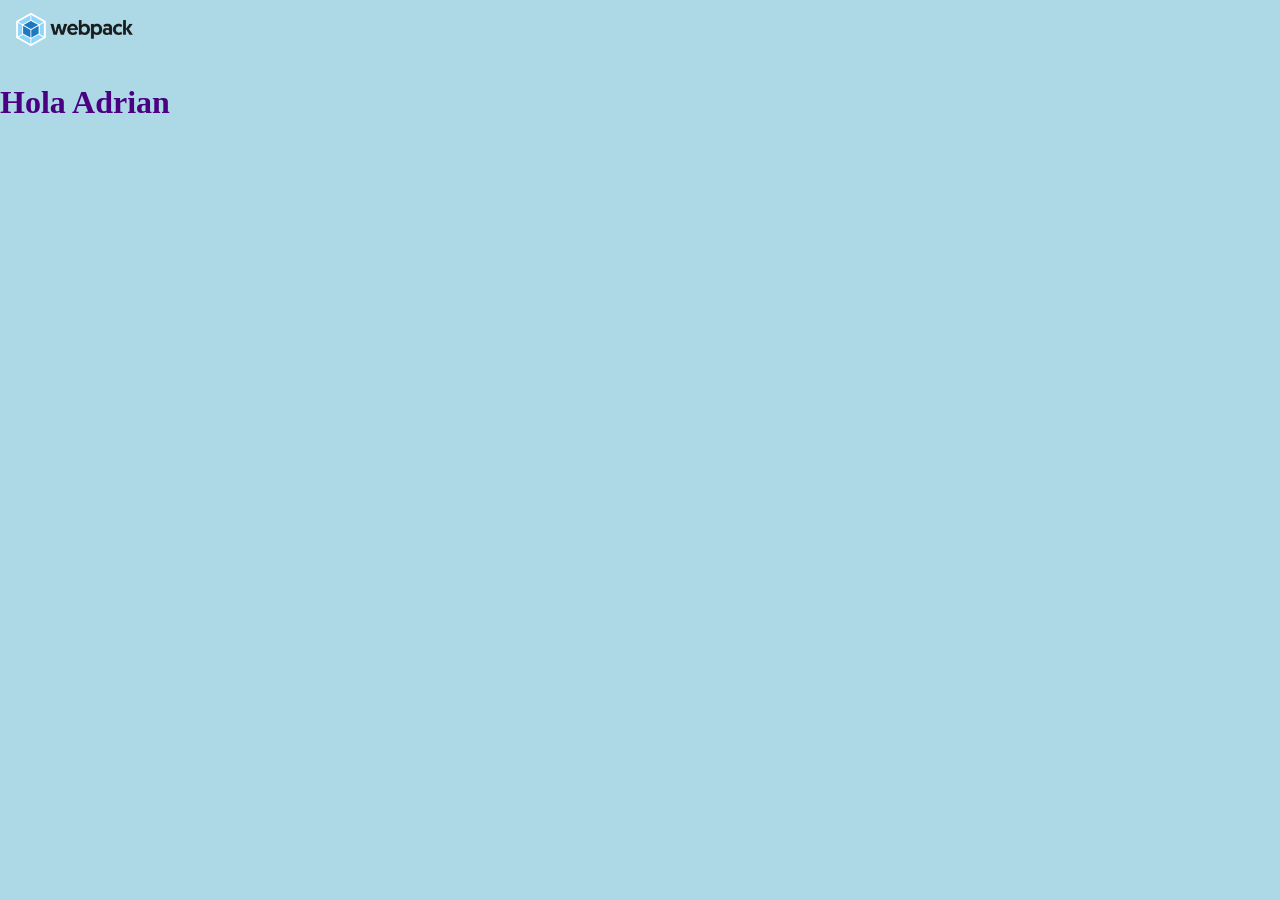
<file: docs/index.html>
<!doctype html><html lang="en"><head><meta charset="UTF-8"><meta http-equiv="X-UA-Compatible" content="IE=edge"><meta name="viewport" content="width=device-width,initial-scale=1"><title>Webpack</title><script defer="defer" src="main.8e16b9711f45a46774a5.js"></script><link href="main.134e8892680855f32383.css" rel="stylesheet"></head><body><img src="assets/img/webpack-logo.png" alt="Webpack logo" srcset=""></body></html>
</file>
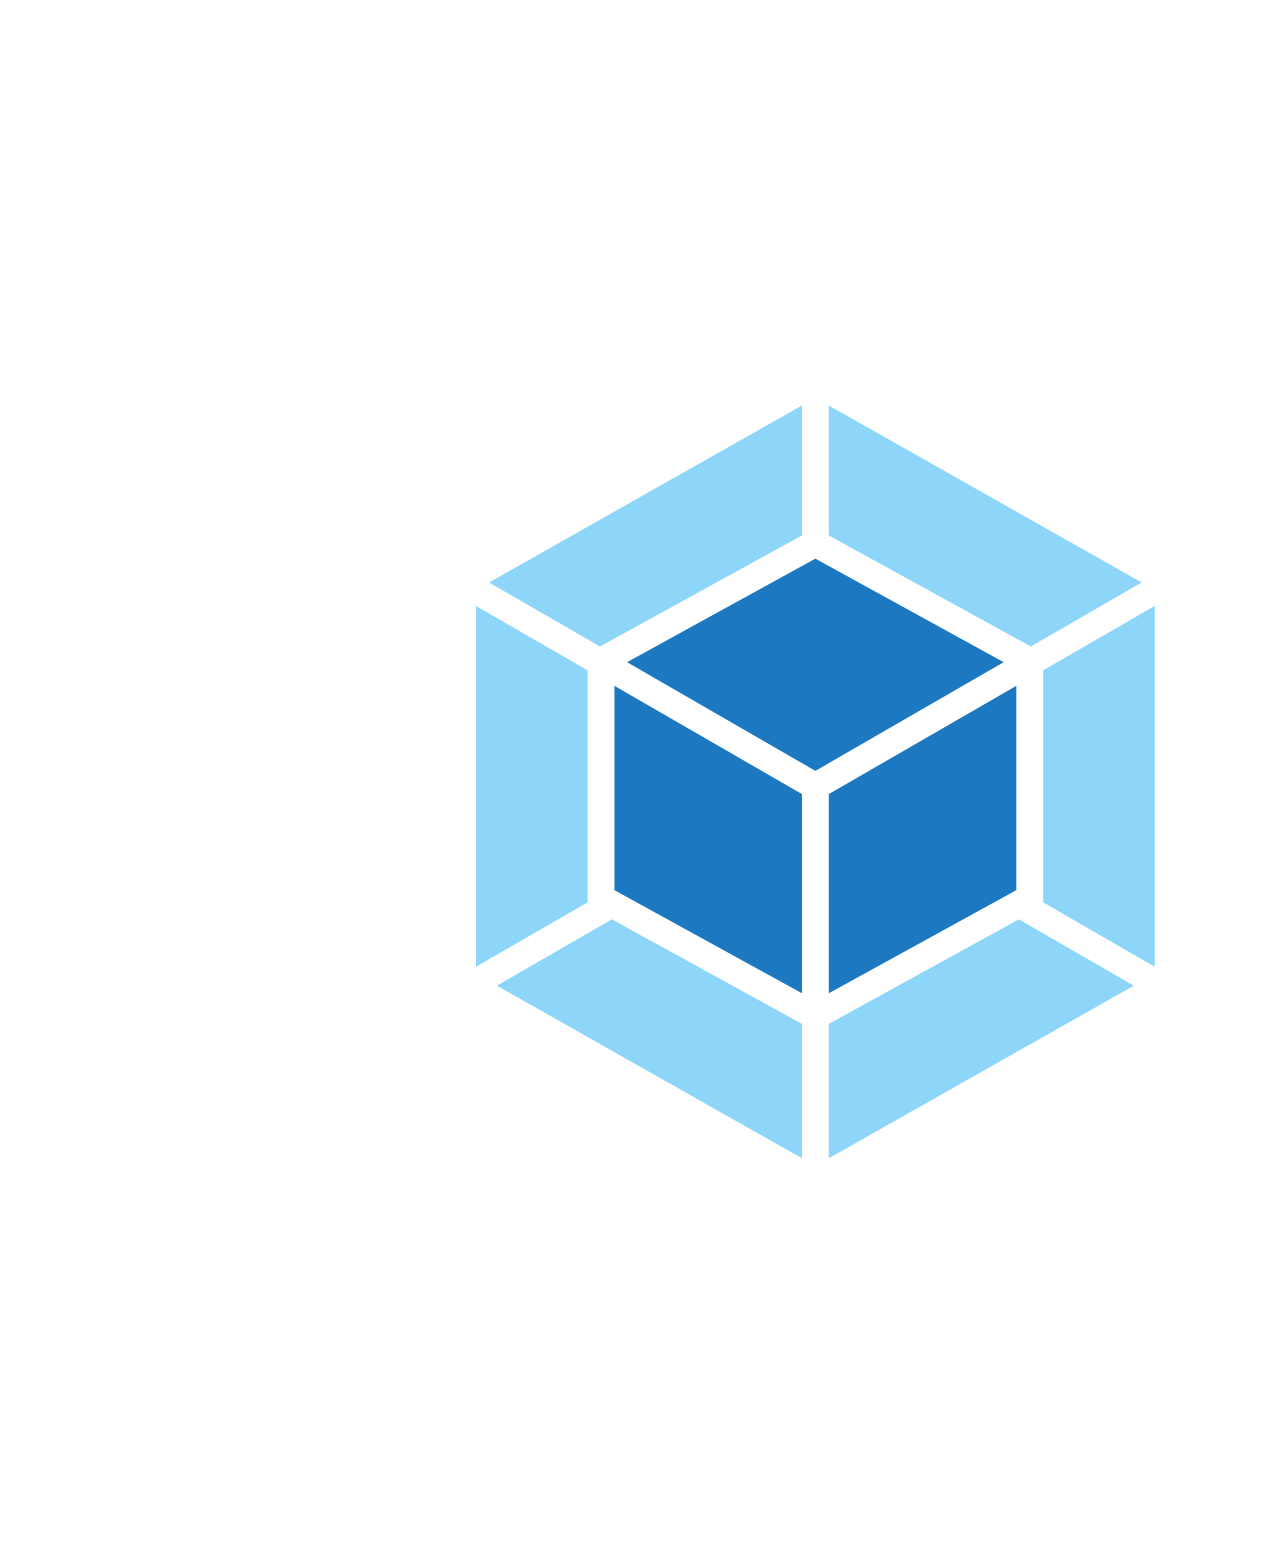
<file: src/index.html>
<!DOCTYPE html>
<html lang="en">
<head>
    <meta charset="UTF-8">
    <meta http-equiv="X-UA-Compatible" content="IE=edge">
    <meta name="viewport" content="width=device-width, initial-scale=1.0">
    <title>Webpack</title>
</head>
<body>
    <!-- Comentario -->
    <!-- Comentario -->
    <!-- Comentario -->
    <img src="assets/img/webpack-logo.png" alt="Webpack logo" srcset="">
</body>
</html>
</file>
<file: docs/main.134e8892680855f32383.css>
body,html{background-color:#add8e6;margin:0}img{width:150px}
</file>
